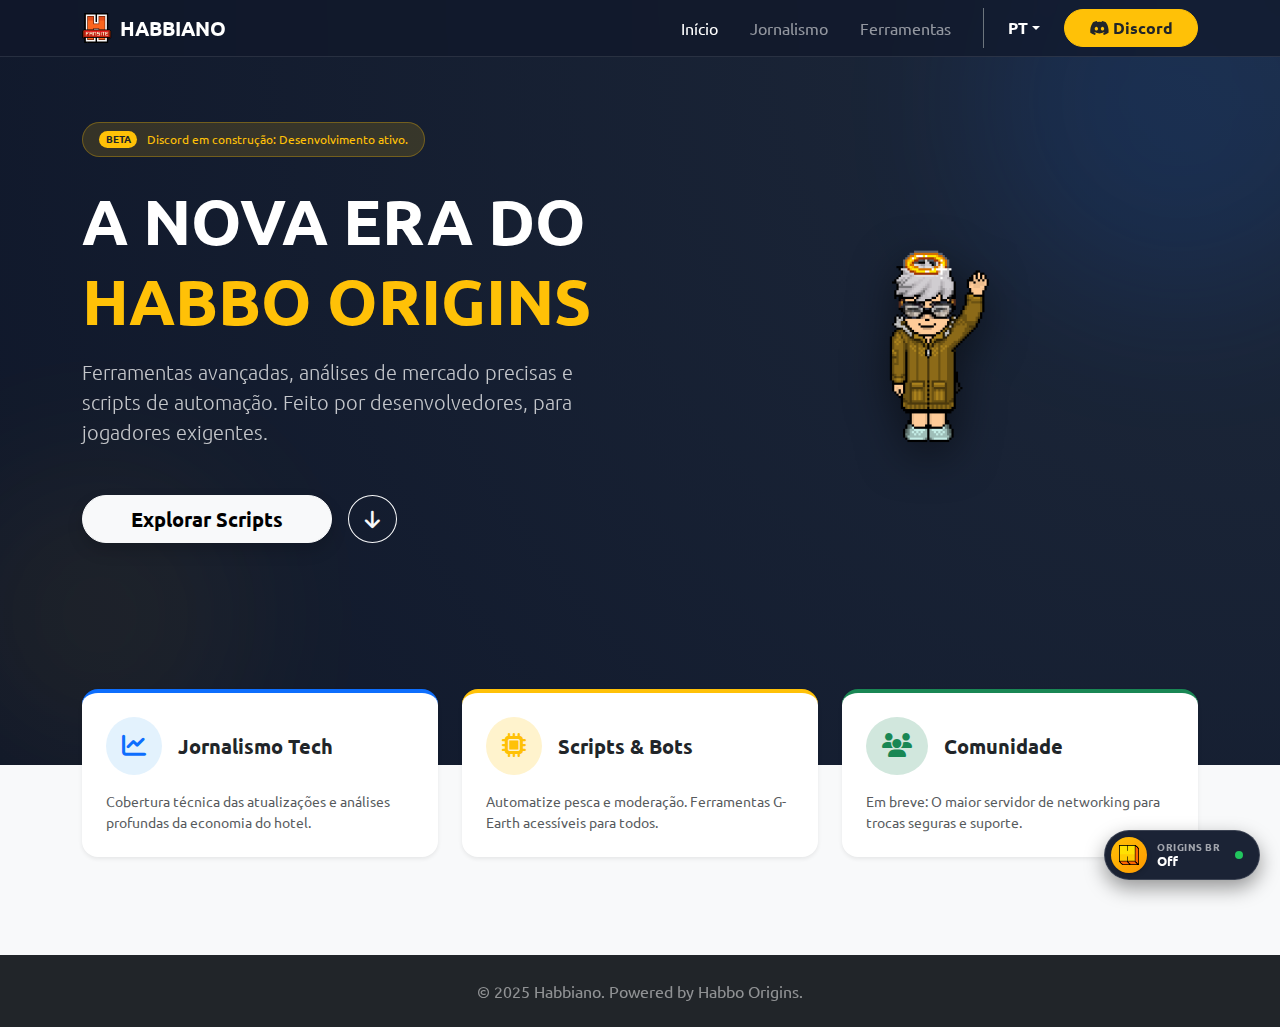
<file: index.html>
<!DOCTYPE html>
<html lang="pt-br">

<head>
    <meta charset="UTF-8">
    <meta name="viewport" content="width=device-width, initial-scale=1.0">
    <title>Habbiano - A Revolução do Origins</title>
    
    <link rel="shortcut icon" href="img/layout/HAB02.gif" type="image/x-icon">
    
    <link href="https://cdn.jsdelivr.net/npm/bootstrap@5.3.0/dist/css/bootstrap.min.css" rel="stylesheet">
    <link rel="stylesheet" href="https://cdnjs.cloudflare.com/ajax/libs/font-awesome/6.4.0/css/all.min.css">
    
    <link href="https://fonts.googleapis.com/css2?family=Ubuntu:wght@400;500;700&family=VT323&display=swap" rel="stylesheet">
    
    <link rel="stylesheet" href="assets/css/style.css">

    <style>
        /* --- CORREÇÕES DE LAYOUT (SOBREPOSIÇÃO) --- */

        .modern-hero {
            background: radial-gradient(circle at top right, #1e293b, #0f172a);
            min-height: 85vh;
            padding-top: 100px;
            /* AQUI ESTÁ A CORREÇÃO: Mais espaço embaixo para os cards subirem */
            padding-bottom: 200px; 
            position: relative;
            overflow: hidden;
        }

        .floating-cards-container {
            /* Os cards sobem 100px para cima do header */
            margin-top: -100px; 
            position: relative;
            z-index: 10;
            padding-bottom: 50px;
        }

        /* --- CORREÇÃO MOBILE --- */
        @media (max-width: 991px) {
            .modern-hero {
                min-height: auto;
                padding-bottom: 150px; /* Menos espaço no mobile */
                text-align: center;
            }

            .floating-cards-container {
                margin-top: -80px; /* Sobe menos no mobile */
            }
            
            .hero-image {
                margin-top: 40px;
                max-width: 80%;
            }
        }

        /* --- ESTILOS GERAIS --- */
        .glass-nav {
            background: rgba(15, 23, 42, 0.7);
            backdrop-filter: blur(10px);
            border-bottom: 1px solid rgba(255, 255, 255, 0.1);
            transition: all 0.3s ease;
        }

        .notification-pill {
            background: rgba(255, 193, 7, 0.15);
            border: 1px solid rgba(255, 193, 7, 0.3);
            color: #ffc107;
            padding: 8px 16px;
            border-radius: 50px;
            font-size: 0.85rem;
            display: inline-flex;
            align-items: center;
            gap: 10px;
            margin-bottom: 20px;
            cursor: help;
        }

        .hover-lift-card {
            background: white;
            border: none;
            transition: transform 0.3s ease, box-shadow 0.3s ease;
            border-top: 4px solid transparent;
        }
        
        .hover-lift-card:hover {
            transform: translateY(-10px);
            box-shadow: 0 20px 40px rgba(0,0,0,0.15) !important;
        }

        .border-blue { border-color: #0d6efd !important; }
        .border-yellow { border-color: #ffc107 !important; }
        .border-green { border-color: #198754 !important; }

        .bg-shape {
            position: absolute;
            border-radius: 50%;
            filter: blur(80px);
            z-index: 0;
        }
        .shape-1 { background: rgba(13, 110, 253, 0.2); width: 400px; height: 400px; top: -100px; right: -100px; }
        .shape-2 { background: rgba(255, 193, 7, 0.1); width: 300px; height: 300px; bottom: 0; left: -50px; }
    </style>
</head>

<body class="bg-light">

    <nav class="navbar navbar-expand-lg navbar-dark fixed-top glass-nav">
        <div class="container">
            <a class="navbar-brand fw-bold font-ubuntu d-flex align-items-center" href="index.html">
                <img src="img/layout/HAB02.gif" width="30" height="30" class="me-2" alt="">
                HABBIANO
            </a>
            <button class="navbar-toggler" type="button" data-bs-toggle="collapse" data-bs-target="#navbarNav">
                <span class="navbar-toggler-icon"></span>
            </button>
            <div class="collapse navbar-collapse justify-content-end" id="navbarNav">
                <ul class="navbar-nav gap-3 align-items-center">
                    <li class="nav-item"><a class="nav-link active" href="index.html" data-i18n="nav_home">Início</a></li>
                    <li class="nav-item"><a class="nav-link" href="noticias.html" data-i18n="nav_news">Jornalismo</a></li>
                    <li class="nav-item"><a class="nav-link" href="ferramentas.html" data-i18n="nav_tools">Ferramentas</a></li>
                    
                    <li class="nav-item dropdown border-start border-secondary ps-3 ms-2">
                        <a class="nav-link dropdown-toggle text-white fw-bold" href="#" role="button" data-bs-toggle="dropdown" id="current-lang">
                            PT
                        </a>
                        <ul class="dropdown-menu dropdown-menu-end dropdown-menu-dark shadow">
                            <li><button class="dropdown-item" onclick="setLanguage('pt')">🇧🇷 Português</button></li>
                            <li><button class="dropdown-item" onclick="setLanguage('en')">🇺🇸 English</button></li>
                        </ul>
                    </li>

                    <li class="nav-item">
                        <a href="#" class="btn btn-warning text-dark fw-bold rounded-pill px-4 discord-locked">
                            <i class="fa-brands fa-discord"></i> Discord
                        </a>
                    </li>
                </ul>
            </div>
        </div>
    </nav>

    <header class="modern-hero d-flex align-items-center">
        <div class="bg-shape shape-1"></div>
        <div class="bg-shape shape-2"></div>

        <div class="container position-relative z-index-2">
            <div class="row align-items-center">
                
                <div class="col-lg-6 text-white text-center text-lg-start animate-fade-up">
                    
                    <div class="notification-pill mb-4" title="O servidor será aberto em breve">
                        <span class="badge bg-warning text-dark rounded-pill">BETA</span>
                        <span class="small" data-i18n="hero_pill">Discord em construção: Desenvolvimento ativo.</span>
                    </div>

                    <h1 class="display-3 fw-bold mb-3 font-ubuntu lh-sm" data-i18n="hero_title">
                        A NOVA ERA DO <br><span class="text-warning">HABBO ORIGINS</span>
                    </h1>
                    
                    <p class="lead mb-5 opacity-75 fw-light" style="max-width: 500px;" data-i18n="hero_desc">
                        Ferramentas avançadas, análises de mercado precisas e scripts de automação. Feito por desenvolvedores, para jogadores exigentes.
                    </p>
                    
                    <div class="d-flex gap-3 justify-content-center justify-content-lg-start">
                        <a href="ferramentas.html" class="btn btn-light btn-lg rounded-pill px-5 fw-bold shadow hover-scale" data-i18n="btn_explore">
                            Explorar Scripts
                        </a>
                        <a href="noticias.html" class="btn btn-outline-light btn-lg rounded-circle" title="Ler Notícias">
                            <i class="fa-solid fa-arrow-down"></i>
                        </a>
                    </div>
                </div>
                
                <div class="col-lg-6 d-none d-lg-block text-center">
                    <img src="img/layout/avatarimage.png" alt="Habbo Avatar" class="hero-image animate-float drop-shadow" style="transform: scale(1.1);">
                </div>
            </div>
        </div>
    </header>

    <section class="floating-cards-container">
        <div class="container">
            <div class="row g-4">
                
                <div class="col-md-4">
                    <a href="noticias.html" class="text-decoration-none">
                        <div class="card p-4 h-100 shadow-sm hover-lift-card border-blue rounded-4">
                            <div class="d-flex align-items-center mb-3">
                                <div class="bg-light-blue text-primary rounded-circle p-3 me-3">
                                    <i class="fa-solid fa-chart-line fs-4"></i>
                                </div>
                                <h5 class="fw-bold m-0 text-dark" data-i18n="card1_title">Jornalismo Tech</h5>
                            </div>
                            <p class="text-muted small m-0" data-i18n="card1_desc">Cobertura técnica das atualizações e análises profundas da economia do hotel.</p>
                        </div>
                    </a>
                </div>

                <div class="col-md-4">
                    <a href="ferramentas.html" class="text-decoration-none">
                        <div class="card p-4 h-100 shadow-sm hover-lift-card border-yellow rounded-4">
                            <div class="d-flex align-items-center mb-3">
                                <div class="bg-light-warning text-warning rounded-circle p-3 me-3">
                                    <i class="fa-solid fa-microchip fs-4"></i>
                                </div>
                                <h5 class="fw-bold m-0 text-dark" data-i18n="card2_title">Scripts & Bots</h5>
                            </div>
                            <p class="text-muted small m-0" data-i18n="card2_desc">Automatize pesca e moderação. Ferramentas G-Earth acessíveis para todos.</p>
                        </div>
                    </a>
                </div>

                <div class="col-md-4">
                    <div class="card p-4 h-100 shadow-sm hover-lift-card border-green rounded-4 discord-locked cursor-pointer">
                        <div class="d-flex align-items-center mb-3">
                            <div class="bg-light-green text-success rounded-circle p-3 me-3">
                                <i class="fa-solid fa-users fs-4"></i>
                            </div>
                            <h5 class="fw-bold m-0 text-dark" data-i18n="card3_title">Comunidade</h5>
                        </div>
                        <p class="text-muted small m-0" data-i18n="card3_desc">Em breve: O maior servidor de networking para trocas seguras e suporte.</p>
                    </div>
                </div>

            </div>
        </div>
    </section>

    <footer class="bg-dark text-white text-center py-4 mt-5">
        <p class="m-0 opacity-50" data-i18n="footer">&copy; 2025 Habbiano. Powered by Habbo Origins.</p>
    </footer>

    <div class="modal fade" id="devNoticeModal" tabindex="-1" aria-hidden="true">
        <div class="modal-dialog modal-dialog-centered">
            <div class="modal-content rounded-4 border-0 shadow-lg">
                <div class="modal-header bg-warning bg-opacity-10 border-bottom-0">
                    <h5 class="modal-title fw-bold text-dark d-flex align-items-center">
                        <i class="fa-solid fa-person-digging text-warning me-2"></i> 
                        <span data-i18n="modal_title">Aviso do Desenvolvedor</span>
                    </h5>
                    <button type="button" class="btn-close" data-bs-dismiss="modal" aria-label="Close"></button>
                </div>
                <div class="modal-body p-4">
                    <p class="text-secondary" data-i18n="modal_body">
                        🚧 Estamos construindo a estrutura do servidor no Discord para garantir canais de troca 100% seguros.<br><br>
                        O link será disponibilizado em breve aqui no site!
                    </p>
                </div>
                <div class="modal-footer border-top-0 pt-0">
                    <button type="button" class="btn btn-dark rounded-pill px-4" data-bs-dismiss="modal">OK</button>
                </div>
            </div>
        </div>
    </div>

    <div id="habbo-widget" class="habbo-float-card">
        <div class="habbo-float-content">
            <div class="habbo-icon-box">
                <img src="img/layout/habbo-icon-favcon.png" alt="H" width="20">
            </div>
            
            <div class="habbo-info-box">
                <span class="habbo-label">ORIGINS BR</span>
                <span id="habbo-br-online" class="habbo-count">
                    <i class="fa-solid fa-circle-notch fa-spin small"></i>
                </span>
            </div>

            <span class="status-indicator"></span>
        </div>
    </div>

    <script src="https://cdn.jsdelivr.net/npm/bootstrap@5.3.0/dist/js/bootstrap.bundle.min.js"></script>
    
    <script src="assets/js/main.js"></script>

</body>
</html>
</file>
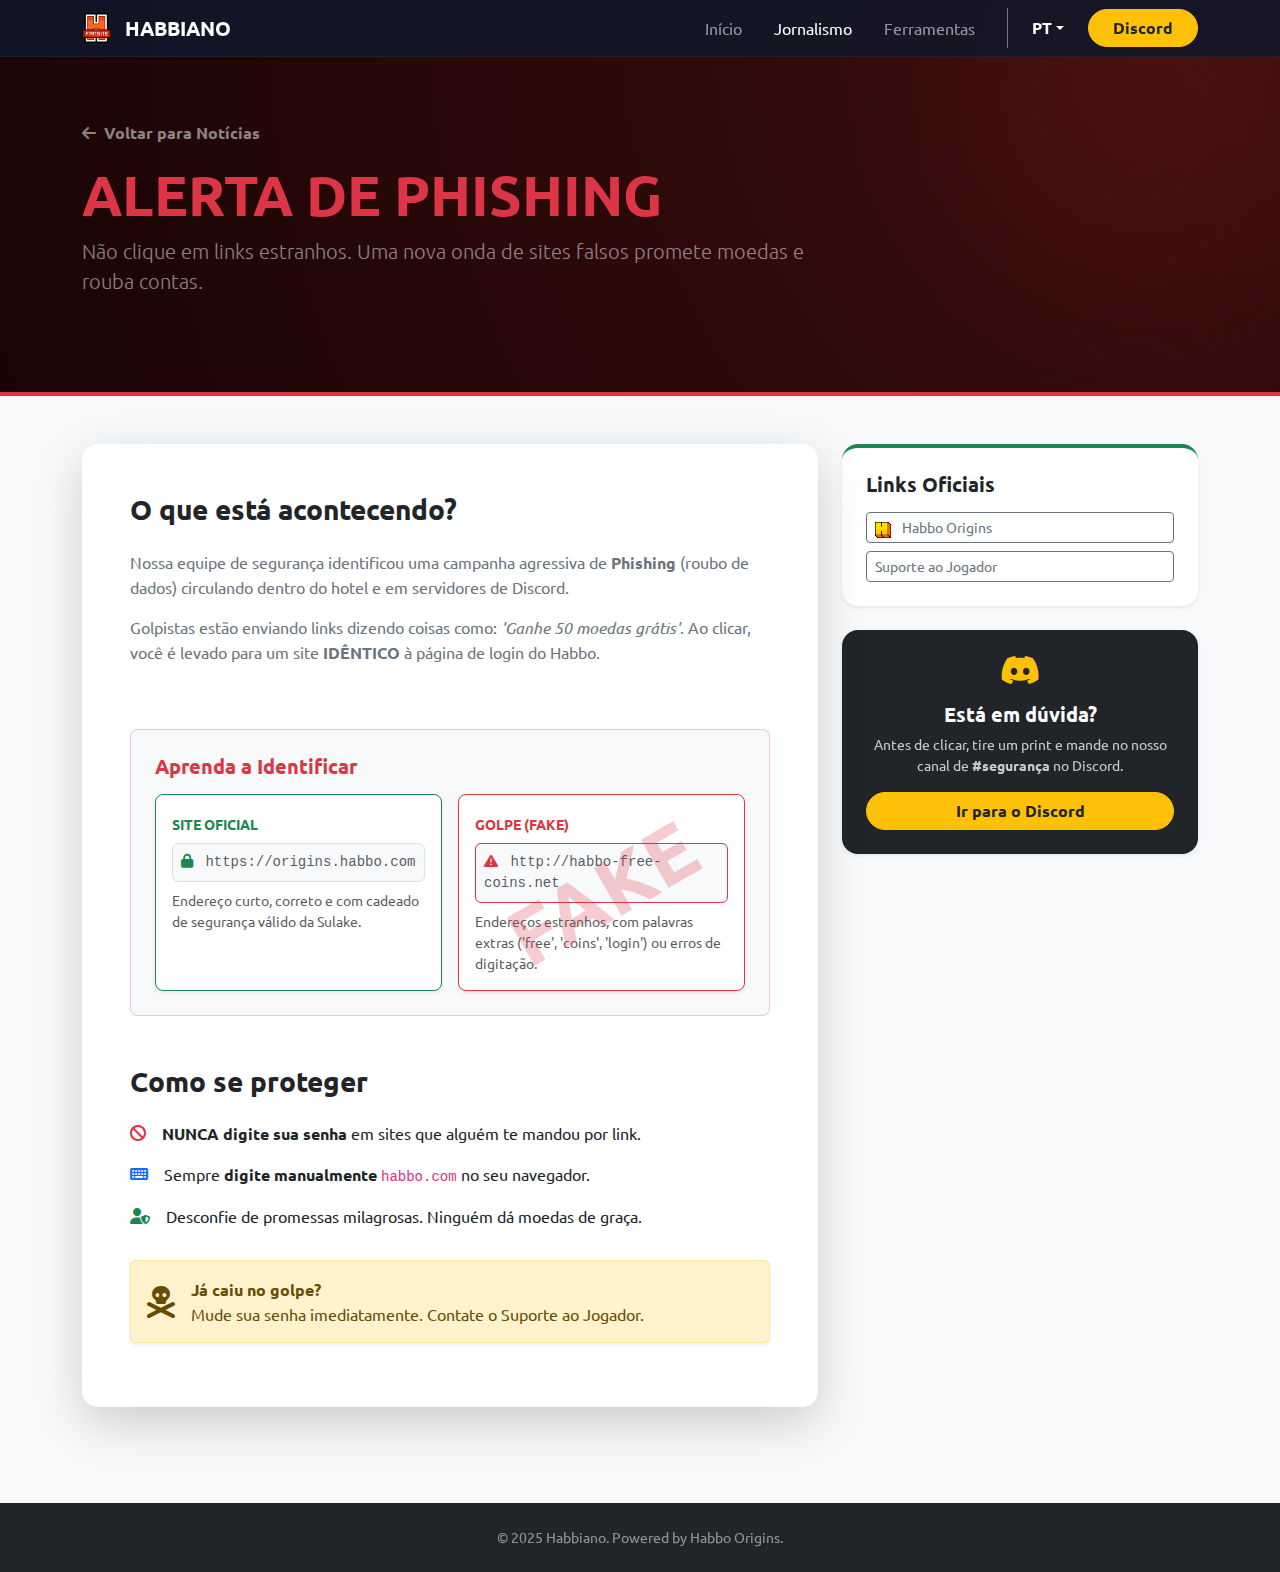
<file: alerta-phishing.html>
<!DOCTYPE html>
<html lang="pt-br">
<head>
    <meta charset="UTF-8">
    <meta name="viewport" content="width=device-width, initial-scale=1.0">
    <title>ALERTA DE SEGURANÇA - Habbiano</title>
    <link rel="icon" type="image/png" href="assets/img/favicon.png">
    
    <link href="https://cdn.jsdelivr.net/npm/bootstrap@5.3.0/dist/css/bootstrap.min.css" rel="stylesheet">
    <link rel="stylesheet" href="https://cdnjs.cloudflare.com/ajax/libs/font-awesome/6.4.0/css/all.min.css">
    <link href="https://fonts.googleapis.com/css2?family=Ubuntu:wght@400;700&family=VT323&display=swap" rel="stylesheet">
    <link rel="stylesheet" href="assets/css/style.css">

    <style>
        .danger-hero {
            background: radial-gradient(circle at top right, #3f0e0e, #1a0505);
            padding-top: 120px;
            padding-bottom: 80px;
            position: relative;
            overflow: hidden;
            border-bottom: 4px solid #dc3545;
        }
    </style>
</head>
<body class="bg-light">

    <nav class="navbar navbar-expand-lg navbar-dark fixed-top glass-nav">
        <div class="container">
            <a class="navbar-brand fw-bold font-ubuntu" href="index.html">
                <img src="img/layout/HAB02.gif" width="30" height="30" class="me-2 d-inline-block align-top"> HABBIANO
            </a>
            <button class="navbar-toggler" type="button" data-bs-toggle="collapse" data-bs-target="#navbarNav">
                <span class="navbar-toggler-icon"></span>
            </button>
            <div class="collapse navbar-collapse justify-content-end" id="navbarNav">
                <ul class="navbar-nav gap-3 align-items-center">
                    <li class="nav-item"><a class="nav-link" href="index.html" data-i18n="nav_home">Início</a></li>
                    <li class="nav-item"><a class="nav-link active" href="noticias.html" data-i18n="nav_news">Jornalismo</a></li>
                    <li class="nav-item"><a class="nav-link" href="ferramentas.html" data-i18n="nav_tools">Ferramentas</a></li>
                    
                    <li class="nav-item dropdown border-start border-secondary ps-3 ms-2">
                        <a class="nav-link dropdown-toggle text-white fw-bold" href="#" role="button" data-bs-toggle="dropdown" id="current-lang">PT</a>
                        <ul class="dropdown-menu dropdown-menu-end dropdown-menu-dark shadow">
                            <li><button class="dropdown-item" onclick="setLanguage('pt')">🇧🇷 Português</button></li>
                            <li><button class="dropdown-item" onclick="setLanguage('en')">🇺🇸 English</button></li>
                        </ul>
                    </li>
                    <li class="nav-item"><a href="#" class="btn btn-warning text-dark fw-bold rounded-pill px-4 discord-locked" data-i18n="nav_discord">Discord</a></li>
                </ul>
            </div>
        </div>
    </nav>

    <header class="danger-hero">
        <div class="bg-shape" style="background: rgba(220, 53, 69, 0.15); width: 400px; height: 400px; top: -100px; right: -50px;"></div>
        
        <div class="container position-relative z-index-2">
            <div class="row align-items-center">
                <div class="col-lg-8 animate-fade-up">
                    <a href="noticias.html" class="text-white-50 text-decoration-none fw-bold mb-3 d-inline-block hover-white" data-i18n="bubble_back">
                        <i class="fa-solid fa-arrow-left me-1"></i> Voltar para Notícias
                    </a>
                    <h1 class="display-4 fw-bold font-ubuntu text-danger" data-i18n="phishing_hero_title">
                        <i class="fa-solid fa-triangle-exclamation me-2"></i> ALERTA DE PHISHING
                    </h1>
                    <p class="lead text-white-50" data-i18n="phishing_hero_desc">
                        Não clique em links estranhos. Uma nova onda de sites falsos promete moedas e rouba contas.
                    </p>
                </div>
            </div>
        </div>
    </header>

    <main class="container my-5" style="position: relative; z-index: 10; margin-top: -50px;">
        <div class="row justify-content-center">
            <div class="col-lg-8">
                
                <div class="card border-0 shadow-lg rounded-4 p-5 mb-5 hover-lift-card">
                    
                    <h3 class="fw-bold text-dark mb-4" data-i18n="phishing_title1">O que está acontecendo?</h3>
                    <p class="text-secondary" data-i18n="phishing_p1">
                        Nossa equipe de segurança identificou...
                    </p>
                    <p class="text-secondary" data-i18n="phishing_p2">
                        Golpistas estão enviando links...
                    </p>

                    <div class="my-5 p-4 bg-light rounded-3 border border-danger border-opacity-25">
                        <h5 class="fw-bold text-danger mb-3" data-i18n="phishing_learn"><i class="fa-solid fa-magnifying-glass"></i> Aprenda a Identificar</h5>
                        
                        <div class="row g-3">
                            <div class="col-md-6">
                                <div class="p-3 bg-white border border-success rounded-3 h-100 shadow-sm">
                                    <small class="text-success fw-bold text-uppercase" data-i18n="phishing_official">Site Oficial</small>
                                    <div class="bg-light p-2 rounded mt-2 font-monospace text-muted small border">
                                        <i class="fa-solid fa-lock text-success me-1"></i> https://origins.habbo.com
                                    </div>
                                    <p class="small text-muted mt-2 m-0" data-i18n="phishing_official_desc">Endereço curto, correto...</p>
                                </div>
                            </div>
                            <div class="col-md-6">
                                <div class="p-3 bg-white border border-danger rounded-3 h-100 position-relative overflow-hidden shadow-sm">
                                    <small class="text-danger fw-bold text-uppercase" data-i18n="phishing_fake">Golpe (Fake)</small>
                                    <div class="bg-light p-2 rounded mt-2 font-monospace text-muted small border border-danger">
                                        <i class="fa-solid fa-triangle-exclamation text-danger me-1"></i> http://habbo-free-coins.net
                                    </div>
                                    <p class="small text-muted mt-2 m-0" data-i18n="phishing_fake_desc">Endereços estranhos...</p>
                                    <div class="position-absolute top-50 start-50 translate-middle text-danger opacity-25" style="transform: translate(-50%, -50%) rotate(-30deg) !important; font-size: 5rem; font-weight: bold;">FAKE</div>
                                </div>
                            </div>
                        </div>
                    </div>

                    <h3 class="fw-bold text-dark mb-3" data-i18n="phishing_title2">Como se proteger</h3>
                    <ul class="list-group list-group-flush mb-4">
                        <li class="list-group-item px-0 d-flex gap-3 border-0">
                            <i class="fa-solid fa-ban text-danger mt-1"></i>
                            <div data-i18n="phishing_li1"><strong>NUNCA digite sua senha</strong>...</div>
                        </li>
                        <li class="list-group-item px-0 d-flex gap-3 border-0">
                            <i class="fa-solid fa-keyboard text-primary mt-1"></i>
                            <div data-i18n="phishing_li2">Sempre <strong>digite manualmente</strong>...</div>
                        </li>
                        <li class="list-group-item px-0 d-flex gap-3 border-0">
                            <i class="fa-solid fa-user-shield text-success mt-1"></i>
                            <div data-i18n="phishing_li3">Desconfie de promessas...</div>
                        </li>
                    </ul>

                    <div class="alert alert-warning d-flex align-items-center gap-3 shadow-sm" role="alert">
                        <i class="fa-solid fa-skull-crossbones fa-2x"></i>
                        <div data-i18n="phishing_alert_box">
                            <strong>Já caiu no golpe?</strong>...
                        </div>
                    </div>

                </div>
            </div>

            <aside class="col-lg-4">
                <div class="p-4 bg-white rounded-4 shadow-sm mb-4 border-top border-4 border-success">
                    <h5 class="fw-bold mb-3" data-i18n="phishing_links_title"><i class="fa-solid fa-link text-success me-2"></i>Links Oficiais</h5>
                    <ul class="list-unstyled mb-0 d-grid gap-2">
                        <li>
                            <a href="https://origins.habbo.com" target="_blank" class="btn btn-outline-secondary w-100 text-start btn-sm">
                                <img src="img/layout/habbo-icon-favcon.png" width="16" class="me-2" onerror="this.style.display='none'"> Habbo Origins
                            </a>
                        </li>
                        <li>
                            <a href="https://help.habbo.com" target="_blank" class="btn btn-outline-secondary w-100 text-start btn-sm" data-i18n="phishing_support">
                                <i class="fa-solid fa-life-ring me-2 text-danger"></i> Suporte
                            </a>
                        </li>
                    </ul>
                </div>

                <div class="p-4 bg-dark text-white rounded-4 shadow-sm text-center">
                    <i class="fa-brands fa-discord fa-2x mb-3 text-warning"></i>
                    <h5 class="fw-bold" data-i18n="phishing_discord_title">Está em dúvida?</h5>
                    <p class="small opacity-75" data-i18n="phishing_discord_desc">
                        Antes de clicar, tire um print e mande no nosso canal de <strong>#segurança</strong> no Discord.
                    </p>
                    <button class="btn btn-warning w-100 fw-bold rounded-pill text-dark discord-locked" data-i18n="phishing_discord_btn">Ir para o Discord</button>
                </div>
            </aside>
        </div>
    </main>

    <footer class="bg-dark text-white text-center py-4 mt-5">
        <p class="m-0 opacity-50 small" data-i18n="footer">&copy; 2025 Habbiano. o melhor site de habbo origins!</p>
    </footer>

    <div class="modal fade" id="devNoticeModal" tabindex="-1" aria-hidden="true">
        <div class="modal-dialog modal-dialog-centered">
            <div class="modal-content rounded-4 border-0 shadow-lg">
                <div class="modal-header bg-warning bg-opacity-10 border-bottom-0">
                    <h5 class="modal-title fw-bold text-dark d-flex align-items-center">
                        <i class="fa-solid fa-person-digging text-warning me-2"></i> <span data-i18n="modal_title">Aviso</span>
                    </h5>
                    <button type="button" class="btn-close" data-bs-dismiss="modal"></button>
                </div>
                <div class="modal-body p-4">
                    <p class="text-secondary" data-i18n="modal_body">Carregando...</p>
                </div>
                <div class="modal-footer border-top-0 pt-0">
                    <button type="button" class="btn btn-dark rounded-pill px-4" data-bs-dismiss="modal" data-i18n="modal_btn">OK</button>
                </div>
            </div>
        </div>
    </div>

    <script src="https://cdn.jsdelivr.net/npm/bootstrap@5.3.0/dist/js/bootstrap.bundle.min.js"></script>
    <script src="assets/js/main.js"></script>
</body>
</html>
</file>
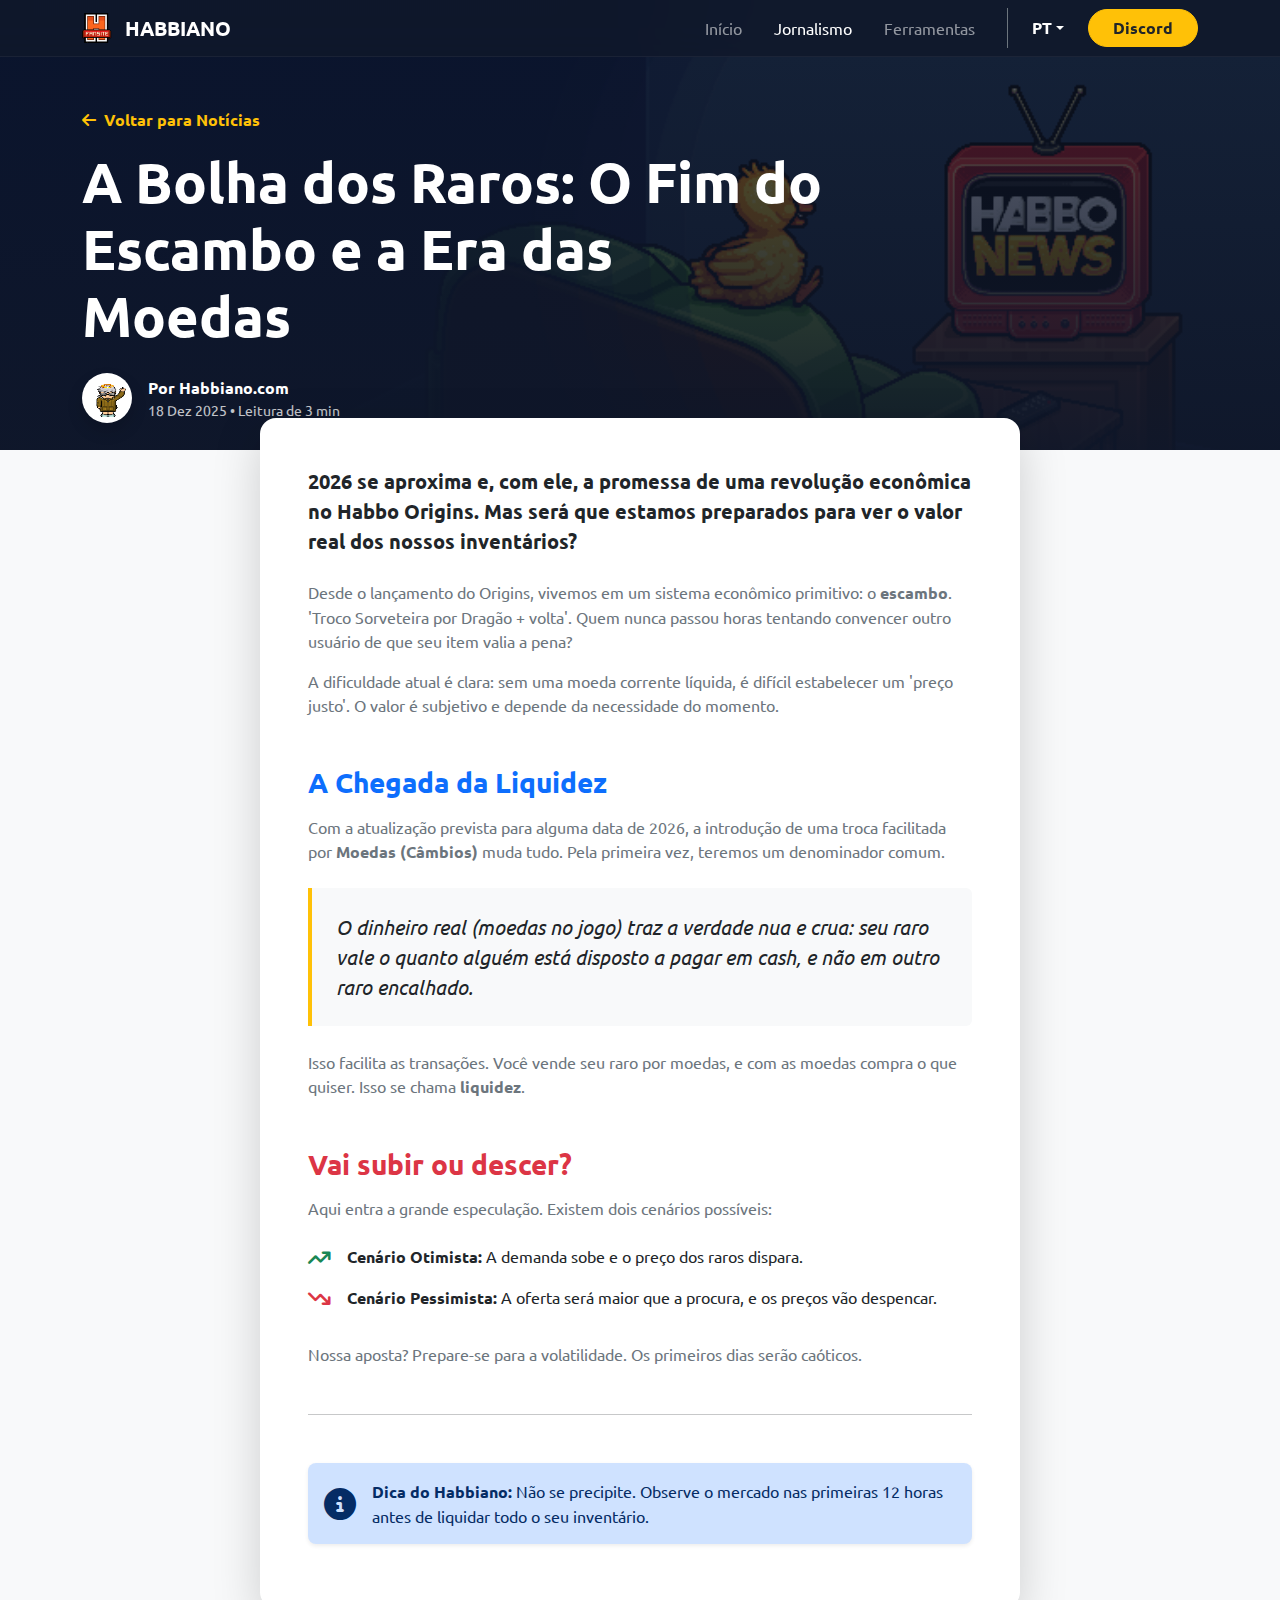
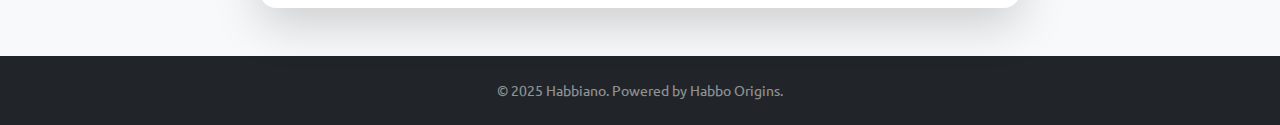
<file: bolha-dos-raros.html>
<!DOCTYPE html>
<html lang="pt-br">
<head>
    <meta charset="UTF-8">
    <meta name="viewport" content="width=device-width, initial-scale=1.0">
    <title>A Bolha dos Raros - Habbiano</title>
    <link rel="icon" type="image/png" href="assets/img/favicon.png">
    
    <link href="https://cdn.jsdelivr.net/npm/bootstrap@5.3.0/dist/css/bootstrap.min.css" rel="stylesheet">
    <link rel="stylesheet" href="https://cdnjs.cloudflare.com/ajax/libs/font-awesome/6.4.0/css/all.min.css">
    <link href="https://fonts.googleapis.com/css2?family=Ubuntu:wght@400;700&family=VT323&display=swap" rel="stylesheet">
    <link rel="stylesheet" href="assets/css/style.css">

    <style>
        .article-hero {
            position: relative;
            height: 50vh; 
            min-height: 400px;
            overflow: hidden;
            display: flex;
            align-items: center;
            padding-top: 80px; 
            background-color: #0f172a;
        }
        .article-overlay {
            background: linear-gradient(to bottom, rgba(15, 23, 42, 0.3), rgba(15, 23, 42, 0.95));
            position: absolute;
            top: 0; left: 0; width: 100%; height: 100%; z-index: 1;
        }
        .hero-bg-img {
            width: 100%; height: 100%; object-fit: cover; position: absolute; top: 0; left: 0; opacity: 0.6;
        }
    </style>
</head>
<body class="bg-light">

    <nav class="navbar navbar-expand-lg navbar-dark fixed-top glass-nav">
        <div class="container">
            <a class="navbar-brand fw-bold font-ubuntu" href="index.html">
                <img src="img/layout/HAB02.gif" width="30" height="30" class="me-2 d-inline-block align-top"> HABBIANO
            </a>
            <button class="navbar-toggler" type="button" data-bs-toggle="collapse" data-bs-target="#navbarNav">
                <span class="navbar-toggler-icon"></span>
            </button>
            <div class="collapse navbar-collapse justify-content-end" id="navbarNav">
                <ul class="navbar-nav gap-3 align-items-center">
                    <li class="nav-item"><a class="nav-link" href="index.html" data-i18n="nav_home">Início</a></li>
                    <li class="nav-item"><a class="nav-link active" href="noticias.html" data-i18n="nav_news">Jornalismo</a></li>
                    <li class="nav-item"><a class="nav-link" href="ferramentas.html" data-i18n="nav_tools">Ferramentas</a></li>
                    <li class="nav-item dropdown border-start border-secondary ps-3 ms-2">
                        <a class="nav-link dropdown-toggle text-white fw-bold" href="#" role="button" data-bs-toggle="dropdown" id="current-lang">PT</a>
                        <ul class="dropdown-menu dropdown-menu-end dropdown-menu-dark shadow">
                            <li><button class="dropdown-item" onclick="setLanguage('pt')">🇧🇷 Português</button></li>
                            <li><button class="dropdown-item" onclick="setLanguage('en')">🇺🇸 English</button></li>
                        </ul>
                    </li>
                    <li class="nav-item"><a href="#" class="btn btn-warning text-dark fw-bold rounded-pill px-4 discord-locked" data-i18n="nav_discord">Discord</a></li>
                </ul>
            </div>
        </div>
    </nav>

    <header class="article-hero">
        <img src="img/layout/habbonews.png" class="hero-bg-img" alt="Capa">
        <div class="article-overlay"></div>
        
        <div class="container position-relative z-index-2">
            <div class="col-lg-8 animate-fade-up">
                <a href="noticias.html" class="text-warning text-decoration-none fw-bold mb-3 d-inline-block hover-scale" data-i18n="bubble_back">
                    <i class="fa-solid fa-arrow-left me-1"></i> Voltar para Notícias
                </a>
                <h1 class="display-4 fw-bold font-ubuntu text-white mb-3" data-i18n="bubble_title">A Bolha dos Raros: O Fim do Escambo e a Era das Moedas</h1>
                
                <div class="d-flex align-items-center gap-3 mt-4">
                    <img src="img/layout/avatarimage.png" width="50" height="50" class="rounded-circle bg-white p-1 shadow" alt="Autor">
                    <div class="text-white">
                        <span class="d-block fw-bold" data-i18n="bubble_author">Por Habbiano.com</span>
                        <span class="d-block small opacity-75" data-i18n="bubble_read_time">18 Dez 2025 • Leitura de 3 min</span>
                    </div>
                </div>
            </div>
        </div>
    </header>

    <main class="container my-5" style="position: relative; z-index: 10;">
        <div class="row justify-content-center">
            <div class="col-lg-8 bg-white p-5 rounded-4 shadow-lg" style="margin-top: -80px;">
                
                <p class="lead text-dark fw-bold mb-4" data-i18n="bubble_intro">
                    </p>

                <p class="text-secondary" data-i18n="bubble_p1">
                    </p>

                <p class="text-secondary" data-i18n="bubble_p2">
                    </p>

                <h3 class="fw-bold mt-5 mb-3 text-primary" data-i18n="bubble_h1">A Chegada da Liquidez</h3>
                <p class="text-secondary" data-i18n="bubble_p3">
                    </p>
                
                <blockquote class="blockquote border-start border-4 border-warning ps-4 my-4 fst-italic bg-light p-4 rounded-end" data-i18n="bubble_quote">
                    </blockquote>

                <p class="text-secondary" data-i18n="bubble_p4">
                    </p>

                <h3 class="fw-bold mt-5 mb-3 text-danger" data-i18n="bubble_h2">Vai subir ou descer?</h3>
                <p class="text-secondary" data-i18n="bubble_p5">
                    </p>
                <ul class="list-group list-group-flush mb-4">
                    <li class="list-group-item d-flex align-items-start gap-3 border-0 ps-0">
                        <i class="fa-solid fa-arrow-trend-up text-success mt-1 fs-5"></i>
                        <div data-i18n="bubble_li1"><strong>Cenário Otimista:</strong> A demanda sobe...</div>
                    </li>
                    <li class="list-group-item d-flex align-items-start gap-3 border-0 ps-0">
                        <i class="fa-solid fa-arrow-trend-down text-danger mt-1 fs-5"></i>
                        <div data-i18n="bubble_li2"><strong>Cenário Pessimista:</strong> A oferta será maior...</div>
                    </li>
                </ul>

                <p class="text-secondary" data-i18n="bubble_p6">
                    </p>

                <hr class="my-5 opacity-10">

                <div class="alert alert-primary d-flex gap-3 align-items-center border-0 shadow-sm rounded-3" role="alert">
                    <i class="fa-solid fa-circle-info fa-2x"></i>
                    <div data-i18n="bubble_tip">
                        </div>
                </div>

            </div>
        </div>
    </main>

    <footer class="bg-dark text-white text-center py-4 mt-5">
        <p class="m-0 opacity-50 small" data-i18n="footer">&copy; 2025 Habbiano. o melhor site de habbo origins!</p>
    </footer>

    <div class="modal fade" id="devNoticeModal" tabindex="-1" aria-hidden="true">
        <div class="modal-dialog modal-dialog-centered">
            <div class="modal-content rounded-4 border-0 shadow-lg">
                <div class="modal-header bg-warning bg-opacity-10 border-bottom-0">
                    <h5 class="modal-title fw-bold text-dark d-flex align-items-center">
                        <i class="fa-solid fa-person-digging text-warning me-2"></i> <span data-i18n="modal_title">Aviso</span>
                    </h5>
                    <button type="button" class="btn-close" data-bs-dismiss="modal"></button>
                </div>
                <div class="modal-body p-4">
                    <p class="text-secondary" data-i18n="modal_body">Carregando...</p>
                </div>
                <div class="modal-footer border-top-0 pt-0">
                    <button type="button" class="btn btn-dark rounded-pill px-4" data-bs-dismiss="modal" data-i18n="modal_btn">OK</button>
                </div>
            </div>
        </div>
    </div>

    <script src="https://cdn.jsdelivr.net/npm/bootstrap@5.3.0/dist/js/bootstrap.bundle.min.js"></script>
    <script src="assets/js/main.js"></script>
</body>
</html>
</file>
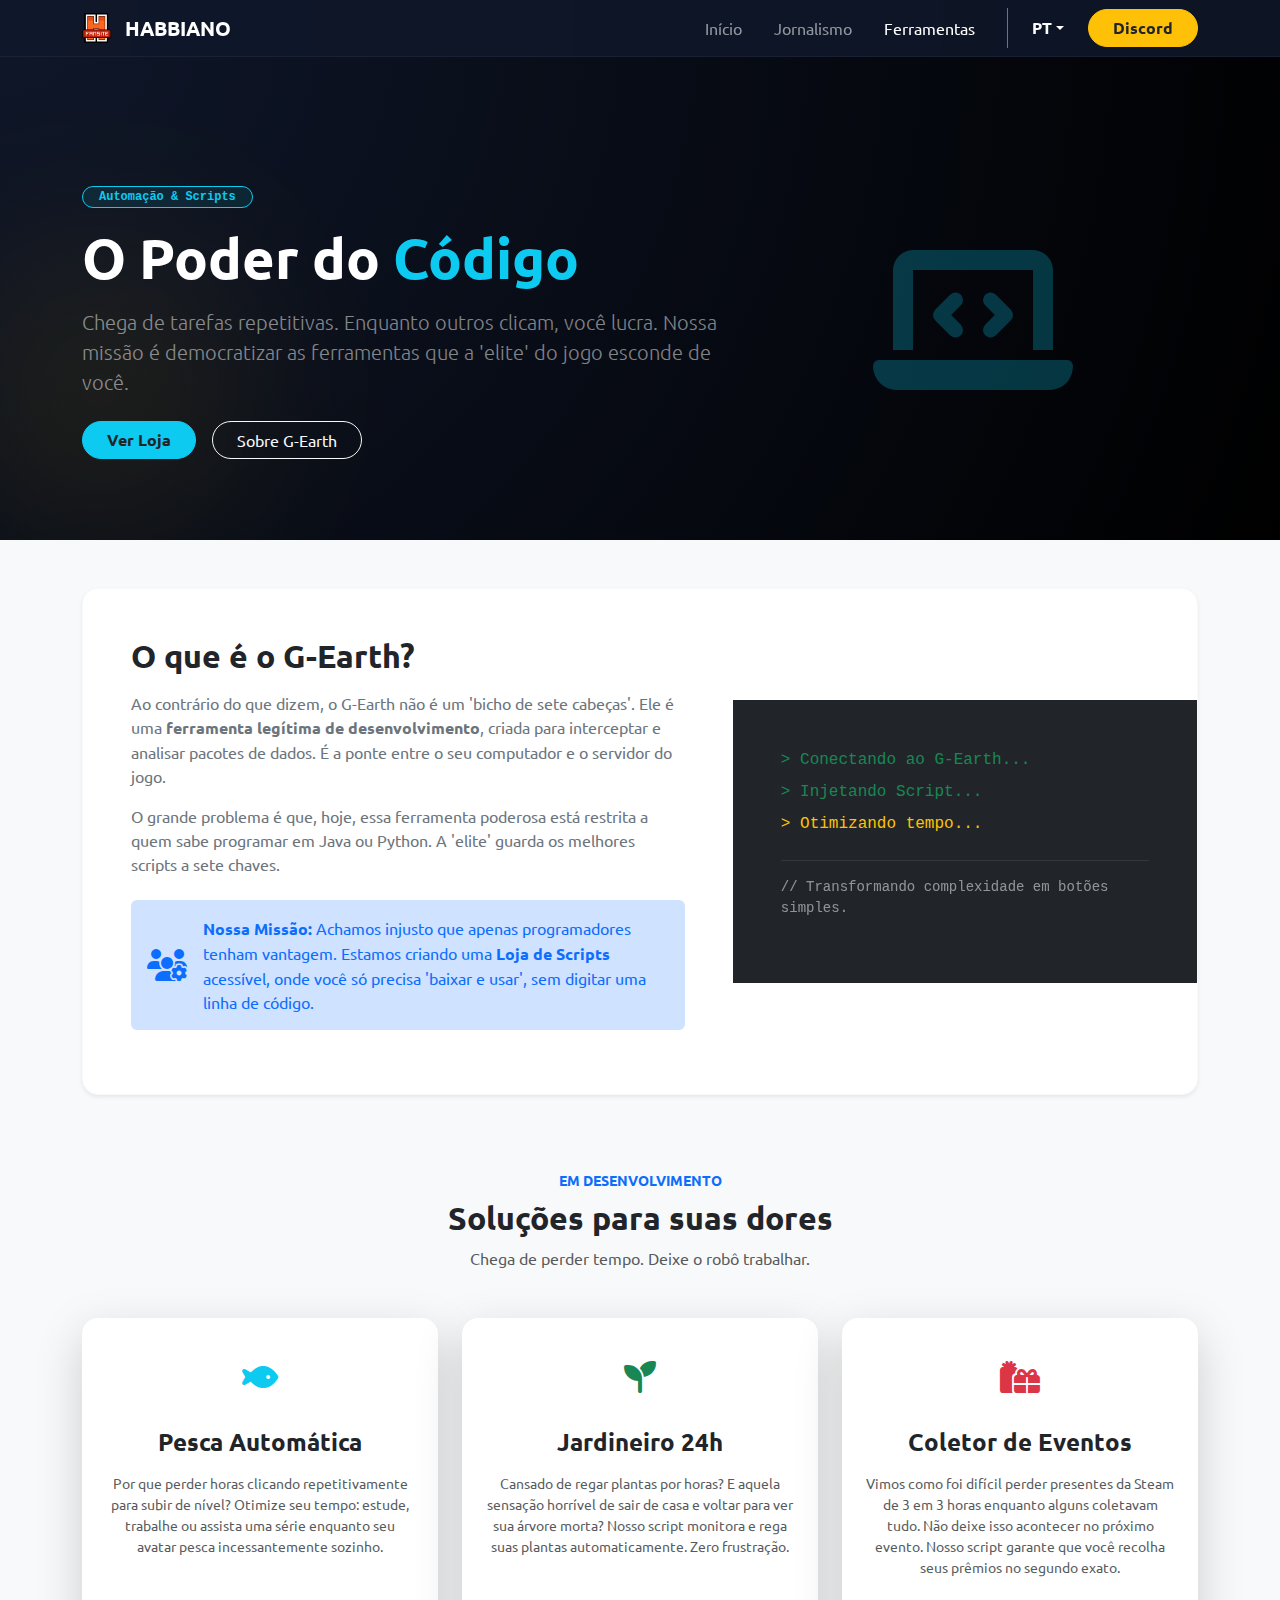
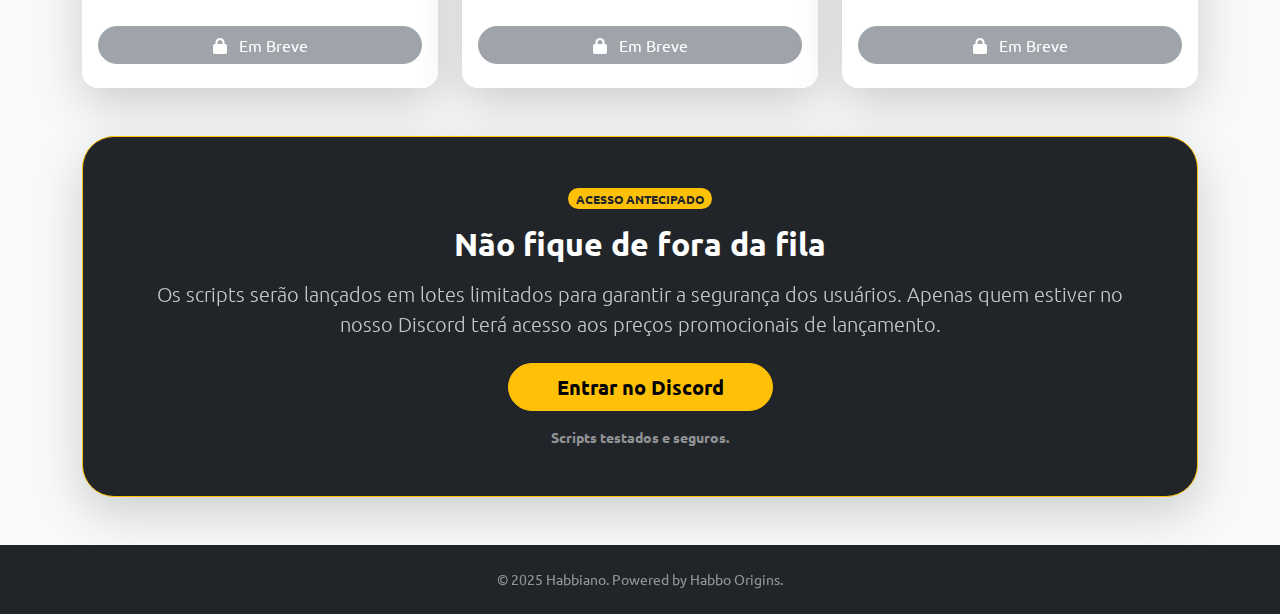
<file: ferramentas.html>
<!DOCTYPE html>
<html lang="pt-br">
<head>
    <meta charset="UTF-8">
    <meta name="viewport" content="width=device-width, initial-scale=1.0">
    <title>Ferramentas & Scripts - Habbiano</title>
    <link rel="icon" type="image/png" href="assets/img/favicon.png">
    <link href="https://cdn.jsdelivr.net/npm/bootstrap@5.3.0/dist/css/bootstrap.min.css" rel="stylesheet">
    <link rel="stylesheet" href="https://cdnjs.cloudflare.com/ajax/libs/font-awesome/6.4.0/css/all.min.css">
    <link href="https://fonts.googleapis.com/css2?family=Ubuntu:wght@400;700&family=VT323&display=swap" rel="stylesheet">
    <link rel="stylesheet" href="assets/css/style.css">
</head>
<body class="bg-light">

    <nav class="navbar navbar-expand-lg navbar-dark fixed-top glass-nav">
        <div class="container">
            <a class="navbar-brand fw-bold font-ubuntu" href="index.html">
                <img src="img/layout/HAB02.gif" width="30" height="30" class="me-2 d-inline-block align-top"> HABBIANO
            </a>
            <button class="navbar-toggler" type="button" data-bs-toggle="collapse" data-bs-target="#navbarNav">
                <span class="navbar-toggler-icon"></span>
            </button>
            <div class="collapse navbar-collapse justify-content-end" id="navbarNav">
                <ul class="navbar-nav gap-3 align-items-center">
                    <li class="nav-item"><a class="nav-link" href="index.html" data-i18n="nav_home">Início</a></li>
                    <li class="nav-item"><a class="nav-link" href="noticias.html" data-i18n="nav_news">Jornalismo</a></li>
                    <li class="nav-item"><a class="nav-link active" href="ferramentas.html" data-i18n="nav_tools">Ferramentas</a></li>
                    
                    <li class="nav-item dropdown border-start border-secondary ps-3 ms-2">
                        <a class="nav-link dropdown-toggle text-white fw-bold" href="#" role="button" data-bs-toggle="dropdown" id="current-lang">PT</a>
                        <ul class="dropdown-menu dropdown-menu-end dropdown-menu-dark shadow">
                            <li><button class="dropdown-item" onclick="setLanguage('pt')">🇧🇷 Português</button></li>
                            <li><button class="dropdown-item" onclick="setLanguage('en')">🇺🇸 English</button></li>
                        </ul>
                    </li>
                    <li class="nav-item"><a href="#" class="btn btn-warning text-dark fw-bold rounded-pill px-4 discord-locked" data-i18n="nav_discord">Discord</a></li>
                </ul>
            </div>
        </div>
    </nav>

    <header class="modern-hero" style="background: radial-gradient(circle at top left, #0f172a, #000000);">
        <div class="bg-shape shape-yellow"></div>
        <div class="container position-relative z-index-2">
            <div class="row align-items-center">
                <div class="col-lg-7">
                    <span class="badge bg-info bg-opacity-10 text-info border border-info mb-3 px-3 rounded-pill font-monospace" data-i18n="tools_pill">Automação & Scripts</span>
                    <h1 class="display-4 fw-bold font-ubuntu text-white mb-3" data-i18n="tools_title">O Poder do <span class="text-info">Código</span></h1>
                    <p class="lead text-white-50" data-i18n="tools_desc">Chega de tarefas repetitivas. Enquanto outros clicam, você lucra...</p>
                    <div class="d-flex gap-3 mt-4">
                        <a href="#scripts" class="btn btn-info text-dark fw-bold rounded-pill px-4 hover-scale" data-i18n="tools_btn_shop">Ver Loja</a>
                        <a href="#g-earth" class="btn btn-outline-light rounded-pill px-4" data-i18n="tools_btn_about">Sobre G-Earth</a>
                    </div>
                </div>
                <div class="col-lg-5 d-none d-lg-block text-center">
                    <i class="fa-solid fa-laptop-code text-info opacity-25" style="font-size: 10rem;"></i>
                </div>
            </div>
        </div>
    </header>

    <main class="container my-5" style="margin-top: -50px; position: relative; z-index: 10;">
        
        <section id="g-earth" class="mb-5">
            <div class="row align-items-center bg-white rounded-4 shadow-sm overflow-hidden g-0 border border-light">
                <div class="col-md-7 p-5">
                    <h2 class="fw-bold mb-3 text-dark" data-i18n="gearth_title">O que é o G-Earth?</h2>
                    <p class="text-secondary" data-i18n="gearth_p1">
                        Ao contrário do que dizem, o G-Earth não é um "bicho de sete cabeças"...
                    </p>
                    <p class="text-secondary" data-i18n="gearth_p2">
                        O grande problema é que, hoje, essa ferramenta poderosa está restrita...
                    </p>
                    <div class="alert alert-primary border-0 d-flex gap-3 align-items-center mt-4 bg-opacity-10 text-primary">
                        <i class="fa-solid fa-users-gear fa-2x"></i>
                        <div data-i18n="gearth_mission">
                            <strong>Nossa Missão:</strong> Achamos injusto...
                        </div>
                    </div>
                </div>
                <div class="col-md-5 bg-dark p-5 text-white d-flex flex-column justify-content-center h-100 font-monospace">
                    <p class="text-success mb-2" data-i18n="gearth_code1">> Conectando...</p>
                    <p class="text-success mb-2" data-i18n="gearth_code2">> Injetando...</p>
                    <p class="text-warning mb-2" data-i18n="gearth_code3">> Otimizando...</p>
                    <hr class="border-secondary">
                    <p class="text-white opacity-50 small" data-i18n="gearth_comment">
                        // Transformando complexidade...
                    </p>
                </div>
            </div>
        </section>

        <section id="scripts" class="mb-5 pt-4">
            <div class="text-center mb-5">
                <small class="text-primary fw-bold text-uppercase ls-2" data-i18n="scripts_section_subtitle">Em Desenvolvimento</small>
                <h2 class="fw-bold mt-2" data-i18n="scripts_section_title">Soluções para suas dores</h2>
                <p class="text-muted" data-i18n="scripts_section_desc">Chega de perder tempo. Deixe o robô trabalhar.</p>
            </div>

            <div class="row g-4">
                <div class="col-md-4">
                    <div class="card h-100 border-0 shadow-lg rounded-4 overflow-hidden hover-lift-card">
                        <div class="card-body p-4 text-center">
                            <div class="bg-light-info text-info rounded-circle mb-3 mx-auto d-flex align-items-center justify-content-center" style="width:70px; height:70px;">
                                <i class="fa-solid fa-fish fs-2"></i>
                            </div>
                            <h4 class="fw-bold" data-i18n="script1_title">Pesca Automática</h4>
                            <p class="text-muted small mt-3" data-i18n="script1_desc">
                                Por que perder horas clicando repetitivamente...
                            </p>
                        </div>
                        <div class="card-footer bg-white border-0 pb-4 text-center">
                            <button class="btn btn-secondary rounded-pill w-100 disabled"><i class="fa-solid fa-lock me-2"></i> <span data-i18n="btn_coming_soon">Em Breve</span></button>
                        </div>
                    </div>
                </div>
                <div class="col-md-4">
                    <div class="card h-100 border-0 shadow-lg rounded-4 overflow-hidden hover-lift-card">
                        <div class="card-body p-4 text-center">
                            <div class="bg-light-success text-success rounded-circle mb-3 mx-auto d-flex align-items-center justify-content-center" style="width:70px; height:70px;">
                                <i class="fa-solid fa-seedling fs-2"></i>
                            </div>
                            <h4 class="fw-bold" data-i18n="script2_title">Jardineiro 24h</h4>
                            <p class="text-muted small mt-3" data-i18n="script2_desc">
                                Cansado de regar plantas por horas? E aquela sensação horrível...
                            </p>
                        </div>
                        <div class="card-footer bg-white border-0 pb-4 text-center">
                            <button class="btn btn-secondary rounded-pill w-100 disabled"><i class="fa-solid fa-lock me-2"></i> <span data-i18n="btn_coming_soon">Em Breve</span></button>
                        </div>
                    </div>
                </div>
                <div class="col-md-4">
                    <div class="card h-100 border-0 shadow-lg rounded-4 overflow-hidden hover-lift-card">
                        <div class="card-body p-4 text-center">
                            <div class="bg-light-danger text-danger rounded-circle mb-3 mx-auto d-flex align-items-center justify-content-center" style="width:70px; height:70px;">
                                <i class="fa-solid fa-gifts fs-2"></i>
                            </div>
                            <h4 class="fw-bold" data-i18n="script3_title">Coletor de Eventos</h4>
                            <p class="text-muted small mt-3" data-i18n="script3_desc">
                                Vimos como foi difícil perder presentes da Steam...
                            </p>
                        </div>
                        <div class="card-footer bg-white border-0 pb-4 text-center">
                            <button class="btn btn-secondary rounded-pill w-100 disabled"><i class="fa-solid fa-lock me-2"></i> <span data-i18n="btn_coming_soon">Em Breve</span></button>
                        </div>
                    </div>
                </div>
            </div>
        </section>

        <div class="p-5 bg-dark text-white rounded-5 text-center position-relative overflow-hidden shadow-lg border border-warning">
            <div class="position-relative z-index-2">
                <span class="badge bg-warning text-dark fw-bold mb-3 rounded-pill" data-i18n="cta_badge">ACESSO ANTECIPADO</span>
                <h2 class="fw-bold mb-3" data-i18n="cta_title">Garanta seu lugar na fila</h2>
                <p class="lead opacity-75 mb-4" data-i18n="cta_desc">Os scripts serão lançados em lotes limitados...</p>
                <button class="btn btn-warning btn-lg fw-bold rounded-pill px-5 discord-locked" data-i18n="cta_btn">Entrar no Discord</button>
                <p class="small text-white-50 mt-3 mb-0 fw-bold" data-i18n="cta_safe">Scripts testados e seguros.</p>
            </div>
        </div>
    </main>

    <footer class="bg-dark text-white text-center py-4 mt-5">
        <p class="m-0 opacity-50 small" data-i18n="footer">&copy; 2025 Habbiano. o melhor site de habbo origins!</p>
    </footer>

    <div class="modal fade" id="devNoticeModal" tabindex="-1" aria-hidden="true">
        <div class="modal-dialog modal-dialog-centered">
            <div class="modal-content rounded-4 border-0 shadow-lg">
                <div class="modal-header bg-warning bg-opacity-10 border-bottom-0">
                    <h5 class="modal-title fw-bold text-dark d-flex align-items-center">
                        <i class="fa-solid fa-person-digging text-warning me-2"></i> <span data-i18n="modal_title">Aviso</span>
                    </h5>
                    <button type="button" class="btn-close" data-bs-dismiss="modal"></button>
                </div>
                <div class="modal-body p-4">
                    <p class="text-secondary" data-i18n="modal_body">Carregando...</p>
                </div>
                <div class="modal-footer border-top-0 pt-0">
                    <button type="button" class="btn btn-dark rounded-pill px-4" data-bs-dismiss="modal" data-i18n="modal_btn">OK</button>
                </div>
            </div>
        </div>
    </div>

    <script src="https://cdn.jsdelivr.net/npm/bootstrap@5.3.0/dist/js/bootstrap.bundle.min.js"></script>
    <script src="assets/js/main.js"></script>
</body>
</html>
</file>
<file: assets/css/style.css>
/* FONTES E GERAL */
body {
    font-family: 'Ubuntu', sans-serif;
    background-color: #f4f7f6;
    overflow-x: hidden;
}

.title-pixel {
    font-family: 'VT323', monospace; /* Fonte pixelada para títulos grandes */
    letter-spacing: 2px;
}

/* NAVBAR TRANSPARENTE */
.trans-nav {
    background: rgba(20, 30, 48, 0.8); /* Fundo escuro semitransparente */
    backdrop-filter: blur(10px); /* Efeito de vidro fosco */
    padding: 15px 0;
    transition: 0.3s;
}

/* HERO SECTION (A parte principal) */
.hero-section {
    min-height: 100vh; /* Ocupa a tela inteira */
    /* Substitua a URL abaixo por um print bonito de um quarto Habbo */
    background: url('../img/layout/background-room.png') no-repeat center center;
    background-size: cover;
    margin-top: -80px; /* Compensa a altura da navbar */
    padding-top: 80px;
}

/* Camada escura em cima da imagem para o texto aparecer */
.overlay {
    position: absolute;
    top: 0; left: 0; width: 100%; height: 100%;
    background: linear-gradient(135deg, rgba(16, 26, 61, 0.95) 0%, rgba(30, 60, 114, 0.8) 100%);
    z-index: 1;
}

.z-index-2 {
    position: relative;
    z-index: 2;
}

/* ANIMAÇÃO FLUTUANTE (Para o avatar) */
.hero-image {
    max-width: 100%;
    filter: drop-shadow(0 10px 20px rgba(0,0,0,0.5));
    animation: float 4s ease-in-out infinite;
}

@keyframes float {
    0% { transform: translateY(0px); }
    50% { transform: translateY(-20px); }
    100% { transform: translateY(0px); }
}

/* CARDS DE DESTAQUE */
.feature-card {
    transition: transform 0.3s ease, box-shadow 0.3s ease;
    border: none;
}

.feature-card:hover {
    transform: translateY(-10px);
    box-shadow: 0 15px 30px rgba(0,0,0,0.1) !important;
}

/* Ícones coloridos */
.icon-box {
    width: 70px;
    height: 70px;
}
.bg-light-blue { background-color: #e3f2fd; }
.bg-light-warning { background-color: #fff3cd; }
.bg-light-green { background-color: #d1e7dd; }

/* Bordas coloridas embaixo dos cards */
.border-bottom-blue { border-bottom: 4px solid #0d6efd; }
.border-bottom-warning { border-bottom: 4px solid #ffc107; }
.border-bottom-green { border-bottom: 4px solid #198754; }

/* ONDA (SVG DIVISOR) */
.custom-shape-divider-bottom-1689 {
    position: absolute;
    bottom: 0;
    left: 0;
    width: 100%;
    overflow: hidden;
    line-height: 0;
    transform: rotate(180deg);
    z-index: 2;
}

.custom-shape-divider-bottom-1689 svg {
    position: relative;
    display: block;
    width: calc(100% + 1.3px);
    height: 100px;
}

.custom-shape-divider-bottom-1689 .shape-fill {
    fill: #f4f7f6; /* Mesma cor do fundo da próxima seção */
}

/* --- ESTILOS DA PÁGINA DE NOTÍCIAS --- */

/* Efeito Hover nos Cards de Notícia */
.hover-card {
    transition: transform 0.3s ease, box-shadow 0.3s ease;
}

.hover-card:hover {
    transform: translateY(-5px);
    box-shadow: 0 10px 20px rgba(0,0,0,0.08) !important;
}

/* Ajuste da imagem para não distorcer */
.object-fit-cover {
    object-fit: cover;
}

/* Paginação Bonita */
.page-link {
    color: #444;
    border: none;
    width: 40px;
    height: 40px;
    display: flex;
    align-items: center;
    justify-content: center;
    font-weight: bold;
    transition: 0.2s;
}

.page-link:hover {
    background-color: #e9ecef;
    color: #0d6efd;
}

.page-item.active .page-link {
    background-color: #0d6efd;
    color: white;
    box-shadow: 0 4px 10px rgba(13, 110, 253, 0.3);
}

/* Badges com fundo transparente (Estilo Moderno) */
.bg-opacity-10 {
    --bs-bg-opacity: 0.1;
}

/* --- ESTILOS MODERNOS (GLOBAL) --- */

/* Hero Section com Gradiente */
.modern-hero {
    background: radial-gradient(circle at top right, #1e293b, #0f172a);
    min-height: 60vh; /* Altura padrão para headers internos */
    padding-top: 100px;
    position: relative;
    overflow: hidden;
    display: flex;
    align-items: center;
}

/* Navbar de Vidro */
.glass-nav {
    background: rgba(15, 23, 42, 0.85); /* Um pouco mais escuro para leitura */
    backdrop-filter: blur(12px);
    border-bottom: 1px solid rgba(255, 255, 255, 0.05);
    transition: all 0.3s ease;
}

/* Decoração de Fundo (Bolhas de Luz) */
.bg-shape {
    position: absolute;
    border-radius: 50%;
    filter: blur(90px);
    z-index: 0;
    opacity: 0.6;
}
.shape-blue { background: rgba(13, 110, 253, 0.2); width: 400px; height: 400px; top: -100px; right: -100px; }
.shape-yellow { background: rgba(255, 193, 7, 0.15); width: 300px; height: 300px; bottom: 0; left: -50px; }

/* Cards Flutuantes (Efeito Hover) */
.hover-lift-card {
    transition: transform 0.3s ease, box-shadow 0.3s ease;
    border: 1px solid rgba(0,0,0,0.05);
}
.hover-lift-card:hover {
    transform: translateY(-5px);
    box-shadow: 0 15px 30px rgba(0,0,0,0.1) !important;
}

/* Modal de Aviso */
.modal-content {
    border: 1px solid rgba(255, 255, 255, 0.1);
}

/* --- WIDGET FLUTUANTE CORRIGIDO --- */
.habbo-float-card {
    position: fixed !important; /* Força a flutuação */
    bottom: 20px !important;
    right: 20px !important;
    z-index: 99999 !important; /* Garante que fique acima de tudo */
    
    background: rgba(15, 23, 42, 0.95);
    backdrop-filter: blur(8px);
    border: 1px solid rgba(255, 255, 255, 0.15);
    border-radius: 50px;
    
    padding: 6px 16px 6px 6px;
    box-shadow: 0 8px 20px rgba(0,0,0,0.4);
    
    display: block; /* Garante que não fique escondido */
    transition: all 0.3s ease;
    cursor: default;
    
    /* Animação simples para evitar bugs */
    animation: slideInWidget 0.5s ease-out forwards;
}

@keyframes slideInWidget {
    from { transform: translateY(50px); opacity: 0; }
    to { transform: translateY(0); opacity: 1; }
}

.habbo-float-card:hover {
    transform: translateY(-5px);
    border-color: rgba(255, 193, 7, 0.5);
}

.habbo-float-content {
    display: flex;
    align-items: center;
    gap: 10px;
}

.habbo-icon-box {
    width: 36px;
    height: 36px;
    background: linear-gradient(135deg, #ffc107, #ff9800);
    border-radius: 50%;
    display: flex;
    align-items: center;
    justify-content: center;
    box-shadow: 0 2px 5px rgba(0,0,0,0.2);
}

.habbo-info-box {
    display: flex;
    flex-direction: column;
    line-height: 1.1;
    margin-right: 5px;
}

.habbo-label {
    font-size: 0.65rem;
    color: rgba(255,255,255,0.6);
    font-weight: bold;
    letter-spacing: 0.5px;
}

.habbo-count {
    font-size: 0.95rem;
    font-weight: 800;
    color: #fff;
    font-family: 'Ubuntu', sans-serif;
    min-width: 40px;
}

.status-indicator {
    width: 8px;
    height: 8px;
    background-color: #22c55e;
    border-radius: 50%;
    box-shadow: 0 0 0 rgba(34, 197, 94, 0.4);
    animation: pulse-green 2s infinite;
}

@keyframes pulse-green {
    0% { box-shadow: 0 0 0 0 rgba(34, 197, 94, 0.7); }
    70% { box-shadow: 0 0 0 6px rgba(34, 197, 94, 0); }
    100% { box-shadow: 0 0 0 0 rgba(34, 197, 94, 0); }
}

/* Ajuste Mobile */
@media (max-width: 576px) {
    .habbo-float-card {
        bottom: 15px !important;
        right: 15px !important;
    }
}
</file>
